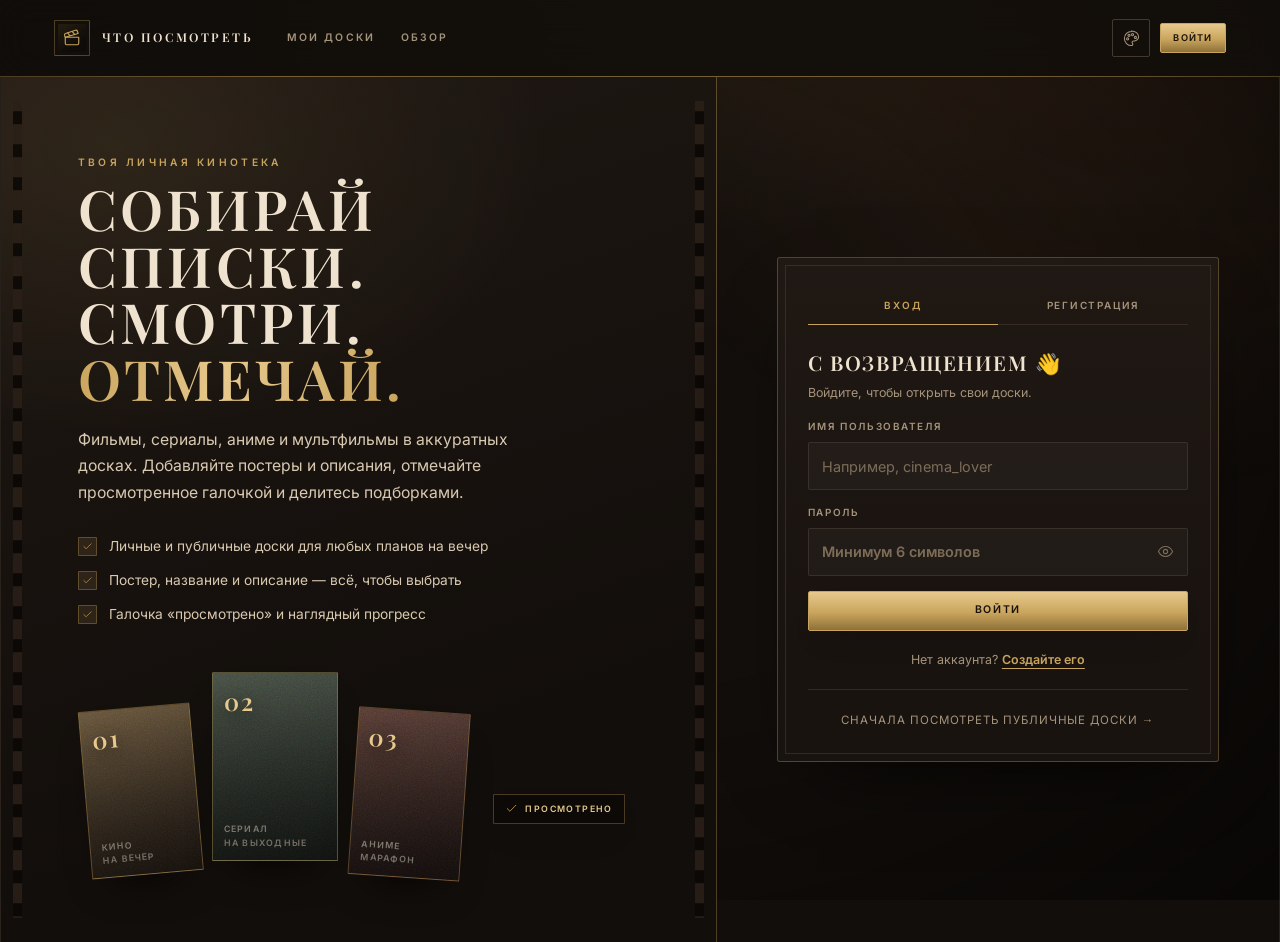
<file: index.html>
<!doctype html>
<html lang="ru">
<head>
  <meta charset="utf-8" />
  <meta name="viewport" content="width=device-width, initial-scale=1" />
  <meta name="theme-color" content="#08080d" />
  <title>Что посмотреть — заметки о фильмах, сериалах и аниме</title>
  <meta name="description" content="Личный список фильмов, сериалов, аниме и мультфильмов: создавайте доски, добавляйте постеры и описания, отмечайте просмотренное галочкой." />
  <link rel="icon" href="data:image/svg+xml,%3Csvg xmlns='http://www.w3.org/2000/svg' viewBox='0 0 100 100'%3E%3Crect width='100' height='100' rx='4' fill='%23120e0b'/%3E%3Crect x='6' y='6' width='88' height='88' rx='2' fill='none' stroke='%23c9a45c' stroke-width='2'/%3E%3Cpath d='M30 36h40v9H30zM30 52h40v9H30zM30 68h24v9H30z' fill='%23c9a45c'/%3E%3C/svg%3E" />
  <link rel="stylesheet" href="assets/fonts/fonts.css" />
  <link rel="stylesheet" href="styles.css" />
  <script>
    try {
      var savedTheme = localStorage.getItem('watchlist-theme');
      if (savedTheme) document.documentElement.dataset.theme = savedTheme;
    } catch (e) {}
  </script>
</head>
<body>
  <div class="bg-glow" aria-hidden="true"></div>
  <header id="topbar" class="topbar"></header>
  <main id="app" class="app">
    <div class="boot">Загрузка…</div>
  </main>
  <div id="modals"></div>
  <div id="toasts" class="toasts" role="status" aria-live="polite"></div>
  <script src="store.js"></script>
  <script src="app.js"></script>
</body>
</html>
</file>
<file: assets/fonts/fonts.css>
/* Локальные шрифты: Playfair Display, Inter (OFL) */

@font-face {
  font-family: 'Inter';
  font-style: normal;
  font-weight: 400 600;
  font-display: swap;
  src: url(Inter-cyrillic.woff2) format('woff2');
  unicode-range: U+0301, U+0400-045F, U+0490-0491, U+04B0-04B1, U+2116;
}

@font-face {
  font-family: 'Inter';
  font-style: normal;
  font-weight: 400 600;
  font-display: swap;
  src: url(Inter-latin.woff2) format('woff2');
  unicode-range: U+0000-00FF, U+0131, U+0152-0153, U+02BB-02BC, U+02C6, U+02DA, U+02DC, U+0304, U+0308, U+0329, U+2000-206F, U+20AC, U+2122, U+2191, U+2193, U+2212, U+2215, U+FEFF, U+FFFD;
}

@font-face {
  font-family: 'Playfair Display';
  font-style: normal;
  font-weight: 500 700;
  font-display: swap;
  src: url(PlayfairDisplay-cyrillic.woff2) format('woff2');
  unicode-range: U+0301, U+0400-045F, U+0490-0491, U+04B0-04B1, U+2116;
}

@font-face {
  font-family: 'Playfair Display';
  font-style: normal;
  font-weight: 500 700;
  font-display: swap;
  src: url(PlayfairDisplay-latin.woff2) format('woff2');
  unicode-range: U+0000-00FF, U+0131, U+0152-0153, U+02BB-02BC, U+02C6, U+02DA, U+02DC, U+0304, U+0308, U+0329, U+2000-206F, U+20AC, U+2122, U+2191, U+2193, U+2212, U+2215, U+FEFF, U+FFFD;
}
</file>
<file: styles.css>
/* =========================================================
   «Что посмотреть» — Cinematic Noir
   Тёмный шоколад, латунь, сепия и киноплёнка.
   ========================================================= */

/* ---------- темы ---------- */

:root {
  --font-sans: "Inter", "Helvetica Neue", Arial, sans-serif;
  --font-display: "Playfair Display", "Cormorant Garamond", Georgia,
    "Times New Roman", serif;

  --bg: #120e0b;
  --bg-deep: #0b0806;
  --panel: #191310;
  --panel-2: #1f1813;
  --card: #1c1511;
  --card-2: #241b15;
  --ink: #efe3cf;
  --ink-soft: #d9c9b0;
  --muted: #a5947c;
  --muted-2: #7d6d58;
  --gold: #c9a45c;
  --gold-strong: #e7c98d;
  --gold-dim: #8e713a;
  --gold-soft: rgba(201, 164, 92, 0.13);
  --gold-line: rgba(201, 164, 92, 0.32);
  --on-gold: #1a120a;
  --line: rgba(217, 196, 160, 0.12);
  --line-strong: rgba(217, 196, 160, 0.24);
  --ok: #9aa578;
  --ok-soft: rgba(154, 165, 120, 0.14);
  --danger: #c0705f;
  --danger-soft: rgba(192, 112, 95, 0.14);
  --glow: rgba(201, 164, 92, 0.1);
  --glow-2: rgba(120, 72, 38, 0.18);
  --vignette: rgba(0, 0, 0, 0.52);
  --shadow: 0 30px 80px -40px rgba(0, 0, 0, 0.95);
  --shadow-soft: 0 18px 50px -30px rgba(0, 0, 0, 0.85);
  --film-edge: #2b2018;
  --film-hole: #0a0705;
  --grain: 0.055;
  --poster-filter: sepia(0.3) saturate(0.74) contrast(1.05) brightness(0.98);
  --poster-filter-hover: sepia(0.1) saturate(0.94) contrast(1.03) brightness(1.05);
  --topbar-bg: rgba(18, 14, 11, 0.86);
  --input-bg: rgba(255, 255, 255, 0.03);
  --track: rgba(233, 214, 180, 0.12);
  --backdrop: rgba(6, 4, 3, 0.8);
  --radius: 2px;
  --radius-lg: 3px;
}

html[data-theme="graphite"] {
  --bg: #0f1012;
  --bg-deep: #08090a;
  --panel: #16171a;
  --panel-2: #1c1e22;
  --card: #191b1f;
  --card-2: #212328;
  --ink: #e9e7e1;
  --ink-soft: #cfccc4;
  --muted: #9a978f;
  --muted-2: #74716a;
  --gold: #c3bcae;
  --gold-strong: #e8e2d5;
  --gold-dim: #8a8478;
  --gold-soft: rgba(195, 188, 174, 0.11);
  --gold-line: rgba(195, 188, 174, 0.28);
  --on-gold: #151514;
  --line: rgba(230, 225, 214, 0.11);
  --line-strong: rgba(230, 225, 214, 0.22);
  --ok: #9aa692;
  --ok-soft: rgba(154, 166, 146, 0.13);
  --danger: #bd7768;
  --danger-soft: rgba(189, 119, 104, 0.13);
  --glow: rgba(195, 188, 174, 0.06);
  --glow-2: rgba(80, 84, 92, 0.16);
  --vignette: rgba(0, 0, 0, 0.5);
  --film-edge: #25272b;
  --film-hole: #0a0a0b;
  --poster-filter: sepia(0.06) saturate(0.4) contrast(1.04) brightness(0.96);
  --poster-filter-hover: sepia(0.02) saturate(0.72) brightness(1.04);
  --topbar-bg: rgba(15, 16, 18, 0.87);
  --track: rgba(230, 225, 214, 0.12);
  --backdrop: rgba(4, 4, 5, 0.8);
}

html[data-theme="ivory"] {
  color-scheme: light;
  --bg: #eee4d3;
  --bg-deep: #e4d7c2;
  --panel: #f5ecdd;
  --panel-2: #f9f2e6;
  --card: #fbf6ea;
  --card-2: #fffaf0;
  --ink: #2b2119;
  --ink-soft: #4a3a2b;
  --muted: #74624f;
  --muted-2: #94816c;
  --gold: #8c6826;
  --gold-strong: #6e4f18;
  --gold-dim: #a8813a;
  --gold-soft: rgba(140, 104, 38, 0.1);
  --gold-line: rgba(140, 104, 38, 0.3);
  --on-gold: #fdf7e9;
  --line: rgba(74, 58, 43, 0.16);
  --line-strong: rgba(74, 58, 43, 0.3);
  --ok: #5c6a3d;
  --ok-soft: rgba(92, 106, 61, 0.12);
  --danger: #8f3d32;
  --danger-soft: rgba(143, 61, 50, 0.1);
  --glow: rgba(140, 104, 38, 0.1);
  --glow-2: rgba(120, 90, 50, 0.12);
  --vignette: rgba(70, 50, 28, 0.16);
  --shadow: 0 30px 70px -34px rgba(60, 42, 24, 0.45);
  --shadow-soft: 0 16px 40px -26px rgba(60, 42, 24, 0.35);
  --film-edge: #d9c9ae;
  --film-hole: #6d5638;
  --grain: 0.05;
  --poster-filter: sepia(0.12) saturate(0.85) contrast(1.02) brightness(1.01);
  --poster-filter-hover: sepia(0.03) saturate(0.96) brightness(1.04);
  --topbar-bg: rgba(238, 228, 211, 0.88);
  --input-bg: rgba(255, 255, 255, 0.5);
  --track: rgba(74, 58, 43, 0.14);
  --backdrop: rgba(60, 42, 24, 0.45);
}

html[data-theme="burgundy"] {
  --bg: #150a0d;
  --bg-deep: #0c0507;
  --panel: #1d0f12;
  --panel-2: #241317;
  --card: #211014;
  --card-2: #2c181c;
  --ink: #f5e7dc;
  --ink-soft: #ddc7ba;
  --muted: #b3958d;
  --muted-2: #8a6c66;
  --gold: #d8a67f;
  --gold-strong: #f0c8a4;
  --gold-dim: #9a6c4d;
  --gold-soft: rgba(216, 166, 127, 0.12);
  --gold-line: rgba(216, 166, 127, 0.3);
  --on-gold: #20100a;
  --line: rgba(230, 199, 184, 0.12);
  --line-strong: rgba(230, 199, 184, 0.24);
  --ok: #a1a07a;
  --ok-soft: rgba(161, 160, 122, 0.14);
  --danger: #c97568;
  --danger-soft: rgba(201, 117, 104, 0.14);
  --glow: rgba(216, 166, 127, 0.09);
  --glow-2: rgba(110, 30, 38, 0.2);
  --vignette: rgba(0, 0, 0, 0.55);
  --film-edge: #301b1c;
  --film-hole: #0b0506;
  --poster-filter: sepia(0.28) saturate(0.76) contrast(1.04) brightness(0.97);
  --poster-filter-hover: sepia(0.1) saturate(0.93) brightness(1.04);
  --topbar-bg: rgba(21, 10, 13, 0.87);
  --track: rgba(230, 199, 184, 0.12);
  --backdrop: rgba(7, 3, 4, 0.8);
}

html[data-theme="forest"] {
  --bg: #0f120c;
  --bg-deep: #080a06;
  --panel: #161a12;
  --panel-2: #1c2117;
  --card: #191e14;
  --card-2: #212819;
  --ink: #ece9d8;
  --ink-soft: #d3d0bc;
  --muted: #a3a08a;
  --muted-2: #7d7a66;
  --gold: #c6a75e;
  --gold-strong: #e4c987;
  --gold-dim: #8b7439;
  --gold-soft: rgba(198, 167, 94, 0.12);
  --gold-line: rgba(198, 167, 94, 0.3);
  --on-gold: #161307;
  --line: rgba(223, 219, 193, 0.11);
  --line-strong: rgba(223, 219, 193, 0.22);
  --ok: #a9b585;
  --ok-soft: rgba(169, 181, 133, 0.14);
  --danger: #bd7b64;
  --danger-soft: rgba(189, 123, 100, 0.13);
  --glow: rgba(198, 167, 94, 0.08);
  --glow-2: rgba(58, 76, 40, 0.2);
  --vignette: rgba(0, 0, 0, 0.5);
  --film-edge: #272d1e;
  --film-hole: #090b07;
  --poster-filter: sepia(0.24) saturate(0.76) contrast(1.04) brightness(0.97);
  --poster-filter-hover: sepia(0.08) saturate(0.93) brightness(1.04);
  --topbar-bg: rgba(15, 18, 12, 0.87);
  --track: rgba(223, 219, 193, 0.12);
  --backdrop: rgba(5, 6, 3, 0.8);
}

html[data-theme="indigo"] {
  --bg: #0b0e15;
  --bg-deep: #06080d;
  --panel: #111624;
  --panel-2: #171e2c;
  --card: #141a26;
  --card-2: #1c2434;
  --ink: #e6e7ef;
  --ink-soft: #c9ccdb;
  --muted: #969bb1;
  --muted-2: #6f7489;
  --gold: #c99a6b;
  --gold-strong: #e9c09a;
  --gold-dim: #8e6c4a;
  --gold-soft: rgba(201, 154, 107, 0.12);
  --gold-line: rgba(201, 154, 107, 0.3);
  --on-gold: #1a1008;
  --line: rgba(198, 207, 231, 0.11);
  --line-strong: rgba(198, 207, 231, 0.22);
  --ok: #8fa9a3;
  --ok-soft: rgba(143, 169, 163, 0.14);
  --danger: #bd7b74;
  --danger-soft: rgba(189, 123, 116, 0.13);
  --glow: rgba(201, 154, 107, 0.08);
  --glow-2: rgba(40, 58, 100, 0.2);
  --vignette: rgba(0, 0, 0, 0.52);
  --film-edge: #222a3a;
  --film-hole: #07090e;
  --poster-filter: sepia(0.18) saturate(0.64) contrast(1.05) brightness(0.95);
  --poster-filter-hover: sepia(0.05) saturate(0.86) brightness(1.04);
  --topbar-bg: rgba(11, 14, 21, 0.87);
  --track: rgba(198, 207, 231, 0.12);
  --backdrop: rgba(4, 5, 8, 0.82);
}

/* ---------- база ---------- */

*,
*::before,
*::after {
  box-sizing: border-box;
}

html {
  -webkit-text-size-adjust: 100%;
  color-scheme: dark;
  scrollbar-color: var(--gold-dim) var(--bg-deep);
}

body {
  margin: 0;
  min-height: 100vh;
  background: var(--bg);
  color: var(--ink);
  font-family: var(--font-sans);
  font-size: 16px;
  line-height: 1.6;
  -webkit-font-smoothing: antialiased;
  -moz-osx-font-smoothing: grayscale;
  overflow-y: scroll;
}

body.modal-open {
  overflow: hidden;
}

/* зерно старой плёнки */
body::before {
  content: "";
  position: fixed;
  inset: 0;
  z-index: 0;
  pointer-events: none;
  opacity: var(--grain);
  background-image: url("data:image/svg+xml,%3Csvg xmlns='http://www.w3.org/2000/svg' width='220' height='220'%3E%3Cfilter id='n'%3E%3CfeTurbulence type='fractalNoise' baseFrequency='0.82' numOctaves='4' stitchTiles='stitch'/%3E%3CfeColorMatrix type='saturate' values='0'/%3E%3C/filter%3E%3Crect width='220' height='220' filter='url(%23n)' opacity='0.6'/%3E%3C/svg%3E");
  mix-blend-mode: overlay;
}

/* виньетка */
body::after {
  content: "";
  position: fixed;
  inset: 0;
  z-index: 0;
  pointer-events: none;
  background: radial-gradient(
    ellipse at 50% 42%,
    transparent 42%,
    var(--vignette) 100%
  );
}

.topbar,
.app {
  position: relative;
  z-index: 1;
}

h1,
h2,
h3,
h4 {
  margin: 0;
  font-family: var(--font-display);
  font-weight: 600;
  line-height: 1.12;
  color: var(--ink);
}

h1 {
  font-size: clamp(2rem, 1.2rem + 3vw, 3.35rem);
  text-transform: uppercase;
  letter-spacing: 0.06em;
}

h2 {
  font-size: clamp(1.35rem, 1.05rem + 1vw, 1.85rem);
  text-transform: uppercase;
  letter-spacing: 0.08em;
}

h3 {
  font-size: 1.12rem;
  letter-spacing: 0.01em;
}

p {
  margin: 0;
}

a {
  color: inherit;
  text-decoration: none;
}

button,
input,
textarea,
select {
  font: inherit;
  color: inherit;
}

button {
  cursor: pointer;
  background: none;
  border: 0;
  padding: 0;
}

img {
  display: block;
  max-width: 100%;
}

svg {
  display: block;
  flex: none;
}

::selection {
  background: var(--gold);
  color: var(--on-gold);
}

:focus-visible {
  outline: 1px solid var(--gold);
  outline-offset: 3px;
}

::-webkit-scrollbar {
  width: 10px;
  height: 10px;
}
::-webkit-scrollbar-track {
  background: var(--bg-deep);
}
::-webkit-scrollbar-thumb {
  background: var(--gold-dim);
  border: 2px solid var(--bg-deep);
}
::-webkit-scrollbar-thumb:hover {
  background: var(--gold);
}

/* ---------- фон ---------- */

.bg-glow {
  position: fixed;
  inset: 0;
  z-index: 0;
  pointer-events: none;
  background:
    radial-gradient(1000px 560px at 50% -12%, var(--glow), transparent 62%),
    radial-gradient(900px 700px at 88% 8%, var(--glow-2), transparent 60%),
    radial-gradient(800px 620px at 6% 92%, var(--glow-2), transparent 62%);
}

/* ---------- утилиты ---------- */

.container {
  width: 100%;
  max-width: 1220px;
  margin: 0 auto;
  padding: 0 24px;
}

.page {
  padding-top: 48px;
  padding-bottom: 100px;
  animation: rise 0.45s ease both;
}

.muted {
  color: var(--muted);
}
.small {
  font-size: 0.82rem;
}
.tiny {
  font-size: 0.72rem;
}
.hidden {
  display: none !important;
}

.grad-text {
  background: linear-gradient(
    100deg,
    var(--gold) 0%,
    var(--gold-strong) 45%,
    var(--gold) 100%
  );
  -webkit-background-clip: text;
  background-clip: text;
  color: transparent;
}

.eyebrow {
  font-size: 0.64rem;
  font-weight: 600;
  letter-spacing: 0.32em;
  text-transform: uppercase;
  color: var(--gold);
  margin-bottom: 10px;
}

.muted-link {
  color: var(--muted);
  transition: color 0.18s;
  font-size: 0.72rem;
  letter-spacing: 0.08em;
  text-transform: uppercase;
}

.muted-link:hover {
  color: var(--gold-strong);
}

.link {
  background: none;
  border: 0;
  padding: 0;
  color: var(--gold);
  font-weight: 600;
  text-decoration: underline;
  text-decoration-thickness: 1px;
  text-underline-offset: 4px;
}

.link:hover {
  color: var(--gold-strong);
}

.boot {
  padding: 140px 24px;
  text-align: center;
  color: var(--muted);
  font-size: 0.78rem;
  letter-spacing: 0.24em;
  text-transform: uppercase;
}

/* ---------- шапка ---------- */

.topbar {
  position: sticky;
  top: 0;
  z-index: 40;
  border-bottom: 1px solid var(--gold-line);
  background: var(--topbar-bg);
  -webkit-backdrop-filter: blur(16px) saturate(120%);
  backdrop-filter: blur(16px) saturate(120%);
}

.topbar::after {
  content: "";
  position: absolute;
  left: 0;
  right: 0;
  bottom: -1px;
  height: 1px;
  background: linear-gradient(
    90deg,
    transparent,
    var(--gold-line) 22%,
    var(--gold-line) 78%,
    transparent
  );
  pointer-events: none;
}

.topbar-inner {
  max-width: 1220px;
  margin: 0 auto;
  min-height: 76px;
  padding: 0 24px;
  display: flex;
  align-items: center;
  gap: 34px;
}

.brand {
  display: inline-flex;
  align-items: center;
  gap: 12px;
  white-space: nowrap;
}

.brand-mark {
  width: 36px;
  height: 36px;
  flex: none;
  display: grid;
  place-items: center;
  border: 1px solid var(--gold-line);
  border-radius: 1px;
  color: var(--gold);
  background: linear-gradient(
    145deg,
    var(--gold-soft),
    rgba(0, 0, 0, 0.12) 70%
  );
  box-shadow: inset 0 0 0 3px var(--bg);
  transition: color 0.2s, border-color 0.2s;
}

.brand:hover .brand-mark {
  color: var(--gold-strong);
  border-color: var(--gold);
}

.brand-mark svg {
  width: 18px;
  height: 18px;
}

.brand-text {
  font-family: var(--font-display);
  font-size: 0.76rem;
  font-weight: 600;
  text-transform: uppercase;
  letter-spacing: 0.2em;
  color: var(--ink);
}

.main-nav {
  display: flex;
  align-items: center;
  gap: 26px;
  flex: 1;
}

.nav-link {
  position: relative;
  padding: 6px 0;
  color: var(--muted);
  font-size: 0.65rem;
  font-weight: 600;
  text-transform: uppercase;
  letter-spacing: 0.2em;
  transition: color 0.18s;
}

.nav-link::after {
  content: "";
  position: absolute;
  left: 0;
  right: 0;
  bottom: 0;
  height: 1px;
  background: var(--gold);
  transform: scaleX(0);
  transform-origin: left;
  transition: transform 0.22s ease;
}

.nav-link:hover {
  color: var(--ink);
}

.nav-link:hover::after,
.nav-link.active::after {
  transform: scaleX(1);
}

.nav-link.active {
  color: var(--gold-strong);
}

.topbar-user {
  display: flex;
  align-items: center;
  gap: 10px;
  margin-left: auto;
}

.theme-btn {
  width: 38px;
  height: 38px;
  flex: none;
  display: grid;
  place-items: center;
  border: 1px solid var(--line-strong);
  border-radius: var(--radius);
  color: var(--muted);
  background: transparent;
  transition: color 0.18s, border-color 0.18s, background 0.18s;
}

.theme-btn:hover {
  color: var(--gold);
  border-color: var(--gold-line);
  background: var(--gold-soft);
}

.theme-btn svg {
  width: 17px;
  height: 17px;
}

.user-chip {
  display: inline-flex;
  align-items: center;
  gap: 9px;
  padding: 4px 12px 4px 4px;
  border-radius: var(--radius);
  border: 1px solid var(--line);
  background: transparent;
  max-width: 220px;
  transition: border-color 0.18s;
}

.user-chip:hover {
  border-color: var(--gold-line);
}

.user-chip .user-name {
  font-size: 0.73rem;
  font-weight: 500;
  letter-spacing: 0.04em;
  overflow: hidden;
  text-overflow: ellipsis;
  white-space: nowrap;
}

.avatar {
  width: 28px;
  height: 28px;
  flex: none;
  display: grid;
  place-items: center;
  border-radius: 1px;
  border: 1px solid var(--gold-line);
  font-family: var(--font-sans);
  font-size: 0.64rem;
  font-weight: 600;
  letter-spacing: 0.05em;
  color: var(--on-gold);
  background: linear-gradient(150deg, var(--gold-strong), var(--gold-dim));
  text-transform: uppercase;
}

.avatar.lg {
  width: 44px;
  height: 44px;
  font-size: 0.85rem;
}

/* ---------- кнопки ---------- */

.btn {
  display: inline-flex;
  align-items: center;
  justify-content: center;
  gap: 8px;
  border: 1px solid transparent;
  border-radius: var(--radius);
  padding: 0.78rem 1.15rem;
  font-family: var(--font-sans);
  font-size: 0.66rem;
  font-weight: 600;
  text-transform: uppercase;
  letter-spacing: 0.15em;
  line-height: 1.2;
  color: var(--ink);
  background: none;
  white-space: nowrap;
  transition: color 0.18s, border-color 0.18s, background 0.18s,
    transform 0.18s, box-shadow 0.18s, filter 0.18s;
}

.btn svg {
  width: 16px;
  height: 16px;
}

.btn:active {
  transform: translateY(1px);
}

.btn:disabled {
  opacity: 0.55;
  cursor: default;
  transform: none;
}

.btn-primary {
  color: var(--on-gold);
  border-color: var(--gold);
  background: linear-gradient(180deg, var(--gold-strong), var(--gold) 55%, var(--gold-dim));
  box-shadow: 0 14px 30px -18px rgba(0, 0, 0, 0.9);
}

.btn-primary:hover:not(:disabled) {
  filter: brightness(1.06);
  box-shadow: 0 16px 34px -16px var(--gold-line);
  transform: translateY(-1px);
}

.btn-ghost {
  border-color: var(--line-strong);
  background: transparent;
  color: var(--ink-soft);
}

.btn-ghost:hover:not(:disabled) {
  color: var(--gold);
  border-color: var(--gold-line);
  background: var(--gold-soft);
}

.btn-danger {
  border-color: var(--danger-soft);
  background: transparent;
  color: var(--danger);
}

.btn-danger:hover:not(:disabled) {
  background: var(--danger-soft);
  border-color: var(--danger);
}

.btn-sm {
  padding: 0.5rem 0.78rem;
  font-size: 0.58rem;
  letter-spacing: 0.13em;
}

.btn-sm svg {
  width: 14px;
  height: 14px;
}

.btn-icon {
  width: 42px;
  height: 42px;
  padding: 0;
}

.btn-block {
  width: 100%;
}

/* ---------- поля ---------- */

.field {
  display: flex;
  flex-direction: column;
  gap: 7px;
  min-width: 0;
}

.field > span {
  font-size: 0.62rem;
  font-weight: 600;
  color: var(--muted);
  text-transform: uppercase;
  letter-spacing: 0.16em;
}

.field > span em {
  font-style: normal;
  font-weight: 400;
  color: var(--muted-2);
  letter-spacing: 0.08em;
  text-transform: none;
}

.field input,
.field textarea,
.field select {
  width: 100%;
  background: var(--input-bg);
  border: 1px solid var(--line);
  border-radius: var(--radius);
  padding: 0.72rem 0.85rem;
  font-size: 0.9rem;
  color: var(--ink);
  outline: none;
  transition: border-color 0.18s, background 0.18s, box-shadow 0.18s;
}

.field textarea {
  resize: vertical;
  min-height: 86px;
  line-height: 1.55;
}

.field input::placeholder,
.field textarea::placeholder {
  color: var(--muted-2);
}

.field input:focus,
.field textarea:focus,
.field select:focus {
  border-color: var(--gold-line);
  box-shadow: 0 0 0 1px var(--gold-line);
  background: var(--panel-2);
}

.field select {
  appearance: none;
  -webkit-appearance: none;
  cursor: pointer;
  background-image: linear-gradient(45deg, transparent 50%, var(--muted) 50%),
    linear-gradient(135deg, var(--muted) 50%, transparent 50%);
  background-position: calc(100% - 18px) 50%, calc(100% - 13px) 50%;
  background-size: 5px 5px, 5px 5px;
  background-repeat: no-repeat;
  padding-right: 32px;
}

.field select option {
  background: var(--panel);
  color: var(--ink);
}

.field-row {
  display: grid;
  grid-template-columns: 1fr 1fr;
  gap: 14px;
}

.form-error {
  margin: 0;
  padding: 10px 12px;
  border: 1px solid var(--danger-soft);
  border-left: 2px solid var(--danger);
  background: var(--danger-soft);
  color: var(--danger);
  font-size: 0.78rem;
  line-height: 1.5;
}

.switch-row {
  display: flex;
  align-items: flex-start;
  gap: 12px;
  padding: 12px 0;
  cursor: pointer;
}

.switch {
  position: relative;
  width: 44px;
  height: 24px;
  flex: none;
  margin-top: 1px;
}

.switch input {
  position: absolute;
  inset: 0;
  width: 100%;
  height: 100%;
  opacity: 0;
  margin: 0;
  z-index: 2;
  cursor: pointer;
}

.switch .slider {
  position: absolute;
  inset: 0;
  border: 1px solid var(--line-strong);
  border-radius: 1px;
  background: transparent;
  transition: background 0.18s, border-color 0.18s;
}

.switch .slider::after {
  content: "";
  position: absolute;
  width: 14px;
  height: 14px;
  left: 4px;
  top: 4px;
  background: var(--muted);
  border-radius: 1px;
  transition: transform 0.18s, background 0.18s;
}

.switch input:checked + .slider {
  border-color: var(--gold);
  background: var(--gold-soft);
}

.switch input:checked + .slider::after {
  transform: translateX(20px);
  background: var(--gold);
}

.switch input:focus-visible + .slider {
  outline: 1px solid var(--gold);
  outline-offset: 3px;
}

.switch-row strong {
  display: block;
  font-size: 0.66rem;
  font-weight: 600;
  text-transform: uppercase;
  letter-spacing: 0.14em;
  color: var(--ink);
}

.switch-row small {
  display: block;
  margin-top: 4px;
  color: var(--muted);
  font-size: 0.76rem;
  line-height: 1.5;
}

/* ---------- вход / регистрация ---------- */

.app--auth {
  display: block;
}

.auth-shell {
  width: 100%;
  max-width: 1280px;
  margin: 0 auto;
  min-height: calc(100vh - 77px);
  display: grid;
  grid-template-columns: 1.12fr 0.88fr;
  border-left: 1px solid var(--line);
  border-right: 1px solid var(--line);
}

.auth-hero {
  position: relative;
  display: flex;
  align-items: center;
  padding: clamp(52px, 6vw, 88px) clamp(42px, 6vw, 88px);
  border-right: 1px solid var(--gold-line);
  background:
    radial-gradient(720px 480px at 16% 8%, var(--glow), transparent 60%),
    linear-gradient(160deg, var(--panel-2), var(--bg) 74%);
  overflow: hidden;
}

/* перфорация киноплёнки по краям кадра */
.auth-hero::before,
.auth-hero::after {
  content: "";
  position: absolute;
  top: 24px;
  bottom: 24px;
  width: 9px;
  background-color: var(--film-edge);
  background-image: repeating-linear-gradient(
    180deg,
    transparent 0 10px,
    var(--film-hole) 10px 23px,
    transparent 23px 33px
  );
  background-size: 9px 100%;
  background-position: center;
  background-repeat: repeat-y;
  opacity: 0.85;
  pointer-events: none;
}

.auth-hero::before {
  left: 12px;
}

.auth-hero::after {
  right: 12px;
}

.auth-hero-inner {
  position: relative;
  z-index: 1;
  max-width: 570px;
  animation: rise 0.5s ease both;
}

.auth-hero h1 {
  font-size: clamp(2.15rem, 1.15rem + 2.9vw, 3.6rem);
  line-height: 1.02;
  margin-bottom: 20px;
}

.auth-hero .lead {
  color: var(--ink-soft);
  font-size: 0.98rem;
  line-height: 1.7;
  max-width: 480px;
}

.hero-list {
  list-style: none;
  padding: 0;
  margin: 28px 0 0;
  display: grid;
  gap: 12px;
}

.hero-list li {
  display: flex;
  gap: 12px;
  align-items: flex-start;
  font-size: 0.86rem;
  color: var(--ink-soft);
}

.hero-list .tick {
  width: 19px;
  height: 19px;
  flex: none;
  margin-top: 2px;
  display: grid;
  place-items: center;
  border: 1px solid var(--gold-line);
  border-radius: 1px;
  color: var(--gold);
  background: var(--gold-soft);
}

.hero-list .tick svg {
  width: 11px;
  height: 11px;
}

.hero-posters {
  display: flex;
  align-items: flex-end;
  gap: 16px;
  margin-top: 52px;
  padding-left: 6px;
}

.mini-poster {
  position: relative;
  width: 112px;
  aspect-ratio: 2 / 3;
  border: 1px solid var(--gold-line);
  border-radius: 1px;
  box-shadow: 0 22px 44px -24px #000;
  display: flex;
  flex-direction: column;
  justify-content: flex-end;
  padding: 11px;
  font-size: 0.55rem;
  font-weight: 600;
  line-height: 1.5;
  text-transform: uppercase;
  letter-spacing: 0.14em;
  color: #efe3cf;
  overflow: hidden;
}

.mini-poster::after {
  content: "";
  position: absolute;
  inset: 0;
  background:
    linear-gradient(180deg, rgba(0, 0, 0, 0.05), rgba(0, 0, 0, 0.55)),
    url("data:image/svg+xml,%3Csvg xmlns='http://www.w3.org/2000/svg' width='120' height='120'%3E%3Cfilter id='n'%3E%3CfeTurbulence type='fractalNoise' baseFrequency='0.9' numOctaves='3' stitchTiles='stitch'/%3E%3C/filter%3E%3Crect width='120' height='120' filter='url(%23n)' opacity='0.18'/%3E%3C/svg%3E");
  pointer-events: none;
}

.mini-poster span {
  position: absolute;
  top: 10px;
  left: 11px;
  z-index: 1;
  font-family: var(--font-display);
  font-size: 1.5rem;
  font-weight: 600;
  letter-spacing: 0.08em;
  color: var(--gold-strong);
  text-shadow: 0 4px 16px rgba(0, 0, 0, 0.6);
}

.mini-poster:nth-child(1) {
  transform: rotate(-5deg) translateY(9px);
  background: linear-gradient(160deg, #6b5638, #2a1d12);
}

.mini-poster:nth-child(2) {
  width: 126px;
  transform: translateY(-5px);
  background: linear-gradient(160deg, #465043, #1a211a);
}

.mini-poster:nth-child(3) {
  transform: rotate(4deg) translateY(12px);
  background: linear-gradient(160deg, #5a3a30, #211310);
}

.mini-check {
  position: absolute;
  right: 14px;
  bottom: 42px;
  display: flex;
  align-items: center;
  gap: 7px;
  padding: 7px 11px;
  border: 1px solid var(--gold-line);
  border-radius: 1px;
  background: rgba(12, 9, 6, 0.86);
  color: var(--gold-strong);
  font-size: 0.55rem;
  font-weight: 600;
  text-transform: uppercase;
  letter-spacing: 0.16em;
  box-shadow: 0 14px 30px -14px #000;
  -webkit-backdrop-filter: blur(8px);
  backdrop-filter: blur(8px);
}

.mini-check svg {
  width: 13px;
  height: 13px;
  color: var(--gold);
}

.auth-panel {
  display: flex;
  align-items: center;
  justify-content: center;
  padding: 52px clamp(20px, 4vw, 58px);
}

.auth-card {
  position: relative;
  width: min(442px, 100%);
  padding: 30px;
  border: 1px solid var(--gold-line);
  border-radius: var(--radius-lg);
  background: linear-gradient(180deg, var(--panel-2), var(--panel) 78%);
  box-shadow: var(--shadow);
  animation: rise 0.5s 0.06s ease both;
}

.auth-card::before {
  content: "";
  position: absolute;
  inset: 7px;
  border: 1px solid var(--line);
  pointer-events: none;
}

.tabs {
  display: grid;
  grid-template-columns: 1fr 1fr;
  border-bottom: 1px solid var(--line);
  margin-bottom: 26px;
}

.tab {
  padding: 10px 8px;
  border: 0;
  border-bottom: 1px solid transparent;
  margin-bottom: -1px;
  background: none;
  color: var(--muted);
  font-family: var(--font-sans);
  font-size: 0.62rem;
  font-weight: 600;
  text-transform: uppercase;
  letter-spacing: 0.18em;
  transition: color 0.18s, border-color 0.18s;
}

.tab:hover {
  color: var(--ink);
}

.tab.active {
  color: var(--gold);
  border-bottom-color: var(--gold);
}

.auth-form {
  display: grid;
  gap: 15px;
}

.auth-form h2 {
  font-size: 1.28rem;
  line-height: 1.2;
}

.auth-form > .muted {
  font-size: 0.78rem;
  line-height: 1.55;
  margin-top: -8px;
  margin-bottom: 2px;
}

.password-wrap {
  position: relative;
  display: flex;
}

.password-wrap input {
  padding-right: 46px;
}

.eye-btn {
  position: absolute;
  right: 5px;
  top: 50%;
  transform: translateY(-50%);
  width: 34px;
  height: 34px;
  display: grid;
  place-items: center;
  border: 0;
  background: none;
  color: var(--muted-2);
  transition: color 0.18s;
}

.eye-btn:hover {
  color: var(--gold);
}

.eye-btn svg {
  width: 17px;
  height: 17px;
}

.auth-hint {
  margin-top: 4px;
  color: var(--muted);
  font-size: 0.78rem;
  text-align: center;
}

.auth-explore {
  margin-top: 4px;
  padding-top: 16px;
  border-top: 1px solid var(--line);
  text-align: center;
}

/* ---------- главная ---------- */

.page-head {
  display: flex;
  align-items: flex-end;
  justify-content: space-between;
  gap: 24px;
  flex-wrap: wrap;
  margin-bottom: 34px;
}

.page-head h1 {
  margin-bottom: 6px;
}

.page-head .muted {
  font-size: 0.88rem;
  max-width: 560px;
}

.page-actions {
  display: flex;
  gap: 10px;
  flex-wrap: wrap;
}

.stats-row {
  display: grid;
  grid-template-columns: repeat(3, 1fr);
  gap: 1px;
  margin-bottom: 40px;
  background: var(--line);
  border: 1px solid var(--line);
}

.stat-card {
  position: relative;
  display: flex;
  flex-direction: column;
  gap: 5px;
  padding: 20px 22px;
  background: var(--panel);
}

.stat-card::after {
  content: "";
  position: absolute;
  left: 0;
  top: 14px;
  bottom: 14px;
  width: 1px;
  background: var(--gold-dim);
  opacity: 0.7;
}

.stat-card:first-child::after {
  display: none;
}

.stat-value {
  font-family: var(--font-display);
  font-size: 2.35rem;
  font-weight: 600;
  line-height: 1;
  color: var(--gold-strong);
}

.stat-label {
  font-size: 0.6rem;
  font-weight: 500;
  text-transform: uppercase;
  letter-spacing: 0.2em;
  color: var(--muted);
}

.section-head {
  display: flex;
  align-items: baseline;
  justify-content: space-between;
  gap: 16px;
  padding-bottom: 12px;
  margin-bottom: 20px;
  border-bottom: 1px solid var(--line);
}

.section-head h2 {
  font-size: 1.02rem;
  letter-spacing: 0.12em;
}

.section-head .muted {
  font-size: 0.62rem;
  text-transform: uppercase;
  letter-spacing: 0.16em;
  color: var(--muted-2);
}

/* ---------- доски ---------- */

.boards-grid {
  display: grid;
  grid-template-columns: repeat(auto-fill, minmax(276px, 1fr));
  gap: 24px 22px;
}

.board-card {
  display: flex;
  flex-direction: column;
  border: 1px solid var(--line);
  border-radius: var(--radius-lg);
  background: var(--card);
  overflow: hidden;
  transition: border-color 0.22s, transform 0.22s, box-shadow 0.22s;
}

.board-card:hover {
  border-color: var(--gold-line);
  transform: translateY(-3px);
  box-shadow: var(--shadow-soft);
}

.board-card:focus-visible {
  outline: 1px solid var(--gold);
  outline-offset: 3px;
}

.board-cover {
  position: relative;
  aspect-ratio: 16 / 9;
  background: var(--panel-2);
  display: grid;
  gap: 2px;
  overflow: hidden;
}

/* перфорация на обложке */
.board-cover::before,
.board-cover::after {
  content: "";
  position: absolute;
  left: 0;
  right: 0;
  height: 12px;
  z-index: 3;
  background-color: var(--film-edge);
  background-image: repeating-linear-gradient(
    90deg,
    transparent 0 9px,
    var(--film-hole) 9px 20px,
    transparent 20px 29px
  );
  background-size: 100% 7px;
  background-position: center;
  background-repeat: repeat-x;
  opacity: 0.92;
  pointer-events: none;
}

.board-cover::before {
  top: 0;
}

.board-cover::after {
  bottom: 0;
}

.cover-cell {
  position: relative;
  min-width: 0;
  overflow: hidden;
  background: var(--panel-2);
}

.cover-cell::after {
  content: "";
  position: absolute;
  inset: 0;
  background: linear-gradient(180deg, rgba(0, 0, 0, 0.06) 35%, rgba(0, 0, 0, 0.5));
  pointer-events: none;
}

.cover-cell img {
  position: absolute;
  inset: 0;
  width: 100%;
  height: 100%;
  object-fit: cover;
  filter: var(--poster-filter);
  transition: transform 0.5s ease, filter 0.35s ease;
}

.board-card:hover .cover-cell img {
  transform: scale(1.04);
  filter: var(--poster-filter-hover);
}

.board-cover.empty {
  display: flex;
  align-items: center;
  justify-content: center;
  color: var(--gold);
  background: linear-gradient(160deg, var(--card-2), var(--bg-deep));
}

.board-cover.empty svg {
  width: 44px;
  height: 44px;
  opacity: 0.55;
}

.privacy-badge {
  position: absolute;
  top: 17px;
  right: 10px;
  z-index: 4;
  display: inline-flex;
  align-items: center;
  gap: 5px;
  padding: 4px 8px;
  border-radius: 1px;
  font-size: 0.52rem;
  font-weight: 600;
  text-transform: uppercase;
  letter-spacing: 0.14em;
  color: #efe3cf;
  background: rgba(10, 7, 5, 0.74);
  border: 1px solid rgba(239, 227, 207, 0.2);
  -webkit-backdrop-filter: blur(8px);
  backdrop-filter: blur(8px);
}

.privacy-badge svg {
  width: 10px;
  height: 10px;
  color: var(--gold);
}

.board-body {
  padding: 16px 18px 18px;
}

.board-body h3 {
  font-size: 1.06rem;
  margin-bottom: 5px;
  overflow: hidden;
  text-overflow: ellipsis;
  white-space: nowrap;
}

.board-body .muted {
  font-size: 0.58rem;
  text-transform: uppercase;
  letter-spacing: 0.14em;
  color: var(--muted-2);
  margin-bottom: 12px;
  white-space: nowrap;
  overflow: hidden;
  text-overflow: ellipsis;
}

.progress {
  position: relative;
  height: 3px;
  background: var(--track);
  overflow: hidden;
}

.progress > span {
  display: block;
  height: 100%;
  background: linear-gradient(90deg, var(--gold-dim), var(--gold-strong));
  box-shadow: 0 0 12px var(--gold-line);
  transition: width 0.5s cubic-bezier(0.22, 1, 0.36, 1);
}

.progress::after {
  content: "";
  position: absolute;
  inset: 0;
  background-image: repeating-linear-gradient(
    90deg,
    transparent 0 6px,
    var(--card) 6px 7px
  );
  opacity: 0.55;
  pointer-events: none;
}

.progress.big {
  height: 6px;
}

.progress.big::after {
  background-image: repeating-linear-gradient(
    90deg,
    transparent 0 9px,
    var(--panel) 9px 10px
  );
}

/* ---------- пустые состояния ---------- */

.empty-state {
  grid-column: 1 / -1;
  position: relative;
  text-align: center;
  padding: 62px 24px;
  border: 1px solid var(--line-strong);
  border-radius: var(--radius-lg);
  background: linear-gradient(180deg, var(--panel), var(--card) 80%);
}

.empty-state::before {
  content: "";
  position: absolute;
  inset: 8px;
  border: 1px solid var(--line);
  pointer-events: none;
}

.empty-icon {
  width: 58px;
  height: 58px;
  margin: 0 auto 18px;
  display: grid;
  place-items: center;
  border: 1px solid var(--gold-line);
  border-radius: 1px;
  color: var(--gold);
  background: var(--gold-soft);
}

.empty-icon svg {
  width: 25px;
  height: 25px;
}

.empty-state h3 {
  font-size: 1.25rem;
  margin-bottom: 8px;
}

.empty-state p {
  color: var(--muted);
  font-size: 0.86rem;
  line-height: 1.6;
  max-width: 430px;
  margin: 0 auto 20px;
}

/* ---------- страница доски ---------- */

.back-link {
  display: inline-flex;
  align-items: center;
  gap: 8px;
  margin-bottom: 18px;
  color: var(--muted);
  font-size: 0.6rem;
  font-weight: 600;
  text-transform: uppercase;
  letter-spacing: 0.2em;
  transition: color 0.18s, transform 0.18s;
}

.back-link:hover {
  color: var(--gold);
  transform: translateX(-2px);
}

.back-link svg {
  width: 14px;
  height: 14px;
}

.board-hero {
  position: relative;
  overflow: hidden;
  margin-bottom: 28px;
  padding: clamp(34px, 4vw, 48px) clamp(24px, 3vw, 38px);
  border: 1px solid var(--gold-line);
  border-radius: var(--radius-lg);
  background:
    radial-gradient(560px 340px at 88% -10%, var(--gold-soft), transparent 65%),
    linear-gradient(150deg, var(--panel-2), var(--panel) 55%, var(--card));
  box-shadow: inset 3px 0 0 var(--gold-dim), var(--shadow-soft);
}

/* перфорация сверху и снизу */
.board-hero::before,
.board-hero::after {
  content: "";
  position: absolute;
  left: 18px;
  right: 18px;
  height: 9px;
  background-color: var(--film-edge);
  background-image: repeating-linear-gradient(
    90deg,
    transparent 0 9px,
    var(--film-hole) 9px 19px,
    transparent 19px 28px
  );
  background-size: 100% 5px;
  background-position: center;
  background-repeat: repeat-x;
  opacity: 0.85;
  pointer-events: none;
}

.board-hero::before {
  top: 12px;
}

.board-hero::after {
  bottom: 12px;
}

.board-hero-row {
  position: relative;
  z-index: 1;
  display: flex;
  flex-wrap: wrap;
  align-items: flex-start;
  justify-content: space-between;
  gap: 26px;
}

.board-hero .badges {
  display: flex;
  flex-wrap: wrap;
  gap: 8px;
  margin-bottom: 14px;
}

.badge {
  display: inline-flex;
  align-items: center;
  gap: 6px;
  padding: 4px 9px;
  border: 1px solid var(--line);
  border-radius: 1px;
  font-size: 0.54rem;
  font-weight: 600;
  text-transform: uppercase;
  letter-spacing: 0.16em;
  color: var(--muted);
  background: rgba(0, 0, 0, 0.12);
}

.badge svg {
  width: 11px;
  height: 11px;
  color: var(--gold);
}

.badge.owner {
  color: var(--gold-strong);
  border-color: var(--gold-line);
  background: var(--gold-soft);
}

.badge.owner .avatar {
  width: 17px;
  height: 17px;
  font-size: 0.5rem;
}

.board-hero h1 {
  margin-bottom: 10px;
  word-break: break-word;
  font-size: clamp(1.85rem, 1.2rem + 2vw, 2.9rem);
}

.board-hero .lead {
  max-width: 640px;
  margin-bottom: 20px;
  color: var(--ink-soft);
  font-size: 0.93rem;
  line-height: 1.65;
  white-space: pre-wrap;
  word-break: break-word;
}

.board-stats {
  display: flex;
  align-items: center;
  gap: 14px;
  max-width: 500px;
}

.board-stats .stat-inline {
  font-size: 0.58rem;
  text-transform: uppercase;
  letter-spacing: 0.14em;
  color: var(--muted);
  white-space: nowrap;
}

.board-stats .stat-inline strong {
  font-family: var(--font-display);
  font-size: 0.95rem;
  font-weight: 600;
  color: var(--gold-strong);
  letter-spacing: 0.04em;
}

.board-stats .progress {
  flex: 1;
  min-width: 90px;
}

.board-stats .stat-pct {
  width: 42px;
  text-align: right;
  font-family: var(--font-display);
  font-size: 0.95rem;
  font-weight: 600;
  color: var(--gold);
}

.board-actions {
  display: flex;
  flex-wrap: wrap;
  align-items: center;
  gap: 9px;
}

.board-actions .btn-icon {
  width: 42px;
  height: 42px;
}

/* ---------- панель инструментов ---------- */

.toolbar {
  display: flex;
  flex-wrap: wrap;
  align-items: center;
  gap: 10px;
  padding: 10px;
  margin-bottom: 24px;
  border: 1px solid var(--line);
  border-radius: var(--radius);
  background: var(--panel);
}

.search-wrap {
  position: relative;
  display: flex;
  align-items: center;
  gap: 9px;
  flex: 1;
  min-width: 190px;
  height: 40px;
  padding: 0 12px;
  border: 1px solid var(--line);
  border-radius: var(--radius);
  background: var(--input-bg);
  transition: border-color 0.18s, box-shadow 0.18s;
}

.search-wrap:focus-within {
  border-color: var(--gold-line);
  box-shadow: 0 0 0 1px var(--gold-line);
}

.search-wrap svg {
  width: 16px;
  height: 16px;
  color: var(--muted-2);
}

.search-wrap input {
  flex: 1;
  min-width: 0;
  border: 0;
  outline: none;
  background: none;
  font-size: 0.84rem;
  color: var(--ink);
}

.search-wrap input::placeholder {
  color: var(--muted-2);
}

.segmented {
  display: flex;
  gap: 2px;
  padding: 3px;
  border: 1px solid var(--line);
  border-radius: var(--radius);
  max-width: 100%;
  overflow-x: auto;
  scrollbar-width: none;
}

.segmented::-webkit-scrollbar {
  display: none;
}

.seg {
  display: inline-flex;
  align-items: center;
  gap: 6px;
  padding: 7px 10px;
  border: 1px solid transparent;
  border-radius: 1px;
  color: var(--muted);
  font-size: 0.58rem;
  font-weight: 600;
  text-transform: uppercase;
  letter-spacing: 0.12em;
  white-space: nowrap;
  transition: color 0.18s, background 0.18s, border-color 0.18s;
}

.seg span {
  font-size: 0.58rem;
  color: var(--gold-dim);
}

.seg:hover {
  color: var(--ink);
}

.seg.active {
  color: var(--gold-strong);
  background: var(--gold-soft);
  border-color: var(--gold-line);
}

.select {
  height: 40px;
  border: 1px solid var(--line);
  border-radius: var(--radius);
  background-color: var(--input-bg);
  padding: 0 32px 0 11px;
  font-size: 0.66rem;
  font-weight: 500;
  letter-spacing: 0.06em;
  color: var(--ink-soft);
  outline: none;
  cursor: pointer;
  appearance: none;
  -webkit-appearance: none;
  background-image: linear-gradient(45deg, transparent 50%, var(--muted) 50%),
    linear-gradient(135deg, var(--muted) 50%, transparent 50%);
  background-position: calc(100% - 17px) 50%, calc(100% - 12px) 50%;
  background-size: 5px 5px, 5px 5px;
  background-repeat: no-repeat;
}

.select:focus {
  border-color: var(--gold-line);
}

.select option {
  background: var(--panel);
  color: var(--ink);
}

/* ---------- карточки тайтлов ---------- */

.items-grid {
  display: grid;
  grid-template-columns: repeat(auto-fill, minmax(184px, 1fr));
  gap: 28px 20px;
}

.items-grid.count-1 {
  grid-template-columns: repeat(auto-fill, minmax(230px, 260px));
}

.item-card {
  cursor: pointer;
  animation: rise 0.35s ease both;
}

.item-poster {
  position: relative;
  aspect-ratio: 2 / 3;
  overflow: hidden;
  border: 1px solid var(--gold-dim);
  border-radius: 1px;
  background: var(--panel-2);
  box-shadow: 0 20px 44px -30px #000;
  transition: border-color 0.22s, box-shadow 0.22s, transform 0.22s;
}

/* внутренняя рамка постера */
.item-poster::after {
  content: "";
  position: absolute;
  inset: 5px;
  z-index: 2;
  border: 1px solid rgba(239, 227, 207, 0.18);
  pointer-events: none;
}

.item-card:hover .item-poster,
.item-card:focus-visible .item-poster {
  border-color: var(--gold-strong);
  box-shadow: 0 26px 54px -28px rgba(0, 0, 0, 0.95),
    0 0 0 1px var(--gold-line), 0 0 28px -8px var(--gold-line);
  transform: translateY(-4px);
}

.item-poster img,
.detail-poster img {
  position: absolute;
  inset: 0;
  width: 100%;
  height: 100%;
  object-fit: cover;
  filter: var(--poster-filter);
  transition: opacity 0.3s, filter 0.35s, transform 0.5s;
}

.item-card:hover .item-poster img {
  filter: var(--poster-filter-hover);
  transform: scale(1.03);
}

.poster-fallback {
  position: absolute;
  inset: 0;
  display: flex;
  align-items: center;
  justify-content: center;
  font-family: var(--font-display);
  font-size: 2.7rem;
  font-weight: 600;
  letter-spacing: 0.06em;
  color: rgba(239, 227, 207, 0.86);
  text-shadow: 0 8px 28px rgba(0, 0, 0, 0.5);
  background: var(--panel-3, #2a211a);
}

.poster-fallback::after {
  content: "";
  position: absolute;
  inset: 0;
  background: radial-gradient(
    120% 90% at 50% 30%,
    transparent 30%,
    rgba(0, 0, 0, 0.42)
  );
}

.poster-fallback svg {
  width: 30%;
  height: 30%;
  opacity: 0.5;
  color: var(--gold-strong);
}

/* если у тайтла есть постер, подложка с инициалами не нужна */
.item-poster.has-image .poster-fallback,
.detail-poster.has-image .poster-fallback {
  display: none;
}

.item-card.is-watched .item-poster img,
.item-card.is-watched .poster-fallback {
  opacity: 0.74;
  filter: grayscale(0.6) sepia(0.2) brightness(0.86);
}

.item-card.is-watched .item-title {
  color: var(--muted);
}

.check-btn {
  position: absolute;
  top: 10px;
  right: 10px;
  z-index: 4;
  width: 34px;
  height: 34px;
  display: grid;
  place-items: center;
  border: 1px solid var(--gold-line);
  border-radius: 1px;
  background: rgba(10, 7, 5, 0.68);
  color: var(--gold-strong);
  -webkit-backdrop-filter: blur(6px);
  backdrop-filter: blur(6px);
  transition: background 0.18s, border-color 0.18s, color 0.18s,
    transform 0.18s;
}

.check-btn svg {
  width: 16px;
  height: 16px;
  opacity: 0.45;
  transform: scale(0.88);
  transition: opacity 0.18s, transform 0.18s;
}

.check-btn:hover {
  border-color: var(--gold);
  background: var(--gold-soft);
  transform: scale(1.06);
}

.check-btn.on {
  background: linear-gradient(180deg, var(--gold-strong), var(--gold));
  border-color: var(--gold);
  color: var(--on-gold);
  box-shadow: 0 10px 24px -10px var(--gold-line);
}

.check-btn.on svg {
  opacity: 1;
  transform: scale(1);
}

.check-badge {
  position: absolute;
  top: 12px;
  right: 12px;
  z-index: 3;
  width: 30px;
  height: 30px;
  display: grid;
  place-items: center;
  border: 1px solid var(--gold-line);
  border-radius: 1px;
  background: rgba(10, 7, 5, 0.7);
  color: var(--gold-strong);
}

.check-badge svg {
  width: 15px;
  height: 15px;
}

.watched-pill {
  position: absolute;
  left: 9px;
  top: 9px;
  z-index: 4;
  display: inline-flex;
  align-items: center;
  gap: 4px;
  padding: 4px 7px;
  border: 1px solid rgba(223, 230, 200, 0.34);
  border-radius: 1px;
  font-size: 0.5rem;
  font-weight: 600;
  text-transform: uppercase;
  letter-spacing: 0.14em;
  color: #e6ecd4;
  background: rgba(28, 34, 20, 0.82);
  -webkit-backdrop-filter: blur(4px);
  backdrop-filter: blur(4px);
}

.watched-pill svg {
  width: 10px;
  height: 10px;
}

.item-tools {
  position: absolute;
  left: 8px;
  right: 8px;
  bottom: 8px;
  z-index: 4;
  display: flex;
  gap: 6px;
  opacity: 0;
  transform: translateY(6px);
  transition: opacity 0.2s, transform 0.2s;
}

.item-card:hover .item-tools,
.item-card:focus-within .item-tools {
  opacity: 1;
  transform: none;
}

.item-tools .tool {
  width: 32px;
  height: 32px;
  display: grid;
  place-items: center;
  border: 1px solid var(--gold-line);
  border-radius: 1px;
  background: rgba(10, 7, 5, 0.78);
  color: var(--gold-strong);
  -webkit-backdrop-filter: blur(6px);
  backdrop-filter: blur(6px);
  transition: background 0.18s, color 0.18s, border-color 0.18s;
}

.item-tools .tool:hover {
  background: var(--gold);
  color: var(--on-gold);
  border-color: var(--gold);
}

.item-tools .tool.danger:hover {
  background: var(--danger);
  border-color: var(--danger);
  color: #fdf3ef;
}

.item-tools .tool svg {
  width: 14px;
  height: 14px;
}

.item-info {
  padding: 12px 2px 0;
}

.item-title {
  margin-bottom: 5px;
  font-family: var(--font-display);
  font-size: 1.02rem;
  font-weight: 600;
  line-height: 1.3;
  letter-spacing: 0.01em;
  display: -webkit-box;
  -webkit-line-clamp: 2;
  -webkit-box-orient: vertical;
  overflow: hidden;
  word-break: break-word;
  transition: color 0.18s;
}

.item-card:hover .item-title {
  color: var(--gold-strong);
}

.item-meta {
  display: flex;
  flex-wrap: wrap;
  align-items: center;
  gap: 8px;
  font-size: 0.58rem;
  text-transform: uppercase;
  letter-spacing: 0.12em;
  color: var(--muted-2);
}

.item-desc {
  margin-top: 7px;
  font-size: 0.75rem;
  line-height: 1.5;
  color: var(--muted);
  display: -webkit-box;
  -webkit-line-clamp: 2;
  -webkit-box-orient: vertical;
  overflow: hidden;
}

.type-chip {
  display: inline-flex;
  align-items: center;
  gap: 4px;
  padding: 3px 7px;
  border: 1px solid var(--gold-line);
  border-radius: 1px;
  font-size: 0.52rem;
  font-weight: 600;
  text-transform: uppercase;
  letter-spacing: 0.12em;
  color: var(--gold);
  white-space: nowrap;
}

.type-chip.tone-series {
  color: var(--gold-strong);
  border-color: var(--line-strong);
}

.type-chip.tone-anime {
  color: var(--danger);
  border-color: var(--danger-soft);
}

.type-chip.tone-cartoon {
  color: var(--ink-soft);
  border-color: var(--line-strong);
}

.type-chip.tone-doc {
  color: var(--ok);
  border-color: var(--ok-soft);
}

.type-chip.tone-other {
  color: var(--muted);
  border-color: var(--line);
}

.type-chip.is-watched-chip {
  color: var(--ok);
  border-color: var(--ok-soft);
  background: var(--ok-soft);
}

.tone-0 {
  background: linear-gradient(150deg, #5a4a34, #2c2118);
}
.tone-1 {
  background: linear-gradient(150deg, #3f4a3a, #1d241d);
}
.tone-2 {
  background: linear-gradient(150deg, #5c3a2c, #2a1712);
}
.tone-3 {
  background: linear-gradient(150deg, #4c4634, #22201a);
}
.tone-4 {
  background: linear-gradient(150deg, #3e3a46, #1c1a21);
}
.tone-5 {
  background: linear-gradient(150deg, #4a3c2e, #1c1611);
}

.hero-emoji {
  font-size: 2rem;
}

/* ---------- модальные окна ---------- */

.modal-backdrop {
  position: fixed;
  inset: 0;
  z-index: 100;
  display: flex;
  align-items: center;
  justify-content: center;
  padding: 20px;
  background: var(--backdrop);
  -webkit-backdrop-filter: blur(10px) saturate(110%);
  backdrop-filter: blur(10px) saturate(110%);
  animation: fadeIn 0.2s ease;
}

.modal {
  position: relative;
  width: min(548px, 100%);
  max-height: min(88vh, 940px);
  overflow-y: auto;
  padding: 30px;
  border: 1px solid var(--gold-line);
  border-radius: var(--radius-lg);
  background: linear-gradient(180deg, var(--panel-2), var(--panel) 72%);
  box-shadow: 0 44px 100px -36px rgba(0, 0, 0, 0.95);
  animation: pop 0.26s cubic-bezier(0.2, 0.9, 0.3, 1.03);
}

.modal::before {
  content: "";
  position: absolute;
  left: 0;
  right: 0;
  top: 0;
  height: 2px;
  background: linear-gradient(90deg, transparent, var(--gold), transparent);
  pointer-events: none;
}

.modal.wide {
  width: min(780px, 100%);
}

.modal-head {
  display: flex;
  align-items: flex-start;
  justify-content: space-between;
  gap: 16px;
  padding-bottom: 15px;
  margin-bottom: 20px;
  border-bottom: 1px solid var(--line);
}

.modal-head h2 {
  font-size: 1.24rem;
  letter-spacing: 0.1em;
}

.modal-head .eyebrow {
  margin-bottom: 6px;
}

.modal-close {
  width: 34px;
  height: 34px;
  flex: none;
  display: grid;
  place-items: center;
  border: 1px solid var(--line-strong);
  border-radius: 1px;
  background: transparent;
  color: var(--muted);
  transition: color 0.18s, border-color 0.18s, background 0.18s;
}

.modal-close:hover {
  color: var(--gold);
  border-color: var(--gold-line);
  background: var(--gold-soft);
}

.modal-close svg {
  width: 16px;
  height: 16px;
}

.modal form {
  display: grid;
  gap: 16px;
}

.modal-foot {
  display: flex;
  justify-content: flex-end;
  gap: 10px;
  margin-top: 6px;
  padding-top: 18px;
  border-top: 1px solid var(--line);
}

.modal-foot .btn-danger {
  margin-right: auto;
}

/* ---------- форма тайтла ---------- */

.item-form-grid {
  display: grid;
  grid-template-columns: 168px 1fr;
  gap: 20px;
  align-items: start;
}

.poster-picker {
  display: flex;
  flex-direction: column;
  gap: 9px;
  min-width: 0;
}

.poster-preview {
  position: relative;
  aspect-ratio: 2 / 3;
  overflow: hidden;
  display: grid;
  place-items: center;
  border: 1px dashed var(--line-strong);
  border-radius: 1px;
  background: var(--input-bg);
  color: var(--muted-2);
  text-align: center;
  transition: border-color 0.18s, background 0.18s;
}

.poster-preview::after {
  content: "";
  position: absolute;
  inset: 5px;
  border: 1px solid var(--line);
  pointer-events: none;
}

.poster-preview.dragover {
  border-color: var(--gold);
  background: var(--gold-soft);
}

.poster-preview img {
  position: absolute;
  inset: 0;
  width: 100%;
  height: 100%;
  object-fit: cover;
  filter: var(--poster-filter);
}

.poster-preview .ph {
  display: grid;
  gap: 8px;
  justify-items: center;
  padding: 12px;
  font-size: 0.7rem;
  line-height: 1.45;
  letter-spacing: 0.02em;
}

.poster-preview .ph svg {
  width: 24px;
  height: 24px;
  opacity: 0.6;
  color: var(--gold);
}

.file-btn {
  position: relative;
  overflow: hidden;
  justify-content: center;
}

.file-btn input[type="file"] {
  position: absolute;
  inset: 0;
  opacity: 0;
  cursor: pointer;
}

.poster-url {
  width: 100%;
  border: 1px solid var(--line);
  border-radius: 1px;
  background: var(--input-bg);
  padding: 7px 8px;
  font-size: 0.7rem;
  color: var(--ink);
  outline: none;
}

.poster-url::placeholder {
  color: var(--muted-2);
}

.poster-url:focus {
  border-color: var(--gold-line);
  box-shadow: 0 0 0 1px var(--gold-line);
}

.item-fields {
  display: grid;
  gap: 14px;
  min-width: 0;
}

/* ---------- детали тайтла ---------- */

.detail {
  display: grid;
  grid-template-columns: 210px 1fr;
  gap: 24px;
  align-items: start;
}

.detail-poster {
  position: relative;
  aspect-ratio: 2 / 3;
  overflow: hidden;
  border: 1px solid var(--gold-dim);
  border-radius: 1px;
  background: var(--panel-2);
  box-shadow: 0 20px 44px -30px #000;
}

.detail-poster::after {
  content: "";
  position: absolute;
  inset: 5px;
  border: 1px solid rgba(239, 227, 207, 0.18);
  pointer-events: none;
}

.detail-body {
  min-width: 0;
}

.detail-top {
  display: flex;
  flex-wrap: wrap;
  align-items: center;
  gap: 8px;
  margin-bottom: 10px;
  color: var(--muted);
  font-size: 0.7rem;
  text-transform: uppercase;
  letter-spacing: 0.12em;
}

.detail-body h2 {
  margin-bottom: 12px;
  padding-right: 26px;
  font-size: 1.55rem;
  letter-spacing: 0.05em;
  word-break: break-word;
}

.detail-desc {
  max-height: 250px;
  margin-bottom: 18px;
  padding-right: 4px;
  overflow-y: auto;
  color: var(--ink-soft);
  font-size: 0.88rem;
  line-height: 1.7;
  white-space: pre-wrap;
  word-break: break-word;
}

.detail-desc.empty {
  color: var(--muted-2);
  font-style: italic;
}

.detail-actions {
  display: flex;
  flex-wrap: wrap;
  gap: 8px;
  margin-bottom: 16px;
}

.detail-actions .btn {
  padding: 0.62rem 0.82rem;
  font-size: 0.58rem;
}

.detail-actions .btn svg {
  width: 14px;
  height: 14px;
}

.detail-meta {
  display: flex;
  flex-wrap: wrap;
  gap: 8px;
  padding-top: 12px;
  border-top: 1px solid var(--line);
  color: var(--muted-2);
  font-size: 0.58rem;
  text-transform: uppercase;
  letter-spacing: 0.12em;
}

/* ---------- темы ---------- */

.theme-grid {
  display: grid;
  grid-template-columns: 1fr 1fr;
  gap: 10px;
}

.theme-card {
  position: relative;
  display: flex;
  flex-direction: column;
  align-items: flex-start;
  gap: 9px;
  padding: 12px;
  border: 1px solid var(--line);
  border-radius: 1px;
  background: var(--input-bg);
  text-align: left;
  transition: border-color 0.18s, background 0.18s, transform 0.18s;
}

.theme-card:hover {
  border-color: var(--gold-line);
  transform: translateY(-1px);
}

.theme-card.active {
  border-color: var(--gold);
  background: var(--gold-soft);
  box-shadow: inset 0 0 0 1px var(--gold-line);
}

.theme-swatches {
  display: flex;
  gap: 3px;
}

.theme-swatches span {
  width: 30px;
  height: 18px;
  border: 1px solid rgba(0, 0, 0, 0.28);
  box-shadow: inset 0 0 0 1px rgba(255, 255, 255, 0.08);
}

.theme-copy strong {
  display: block;
  font-family: var(--font-display);
  font-size: 1rem;
  font-weight: 600;
  letter-spacing: 0.04em;
  color: var(--ink);
}

.theme-copy small {
  display: block;
  margin-top: 2px;
  font-size: 0.62rem;
  letter-spacing: 0.04em;
  color: var(--muted-2);
}

.theme-tick {
  position: absolute;
  top: 12px;
  right: 12px;
  color: var(--gold);
}

.theme-tick svg {
  width: 14px;
  height: 14px;
}

.theme-note {
  margin-top: 16px;
  color: var(--muted-2);
  font-size: 0.68rem;
  line-height: 1.5;
}

/* ---------- уведомления ---------- */

.toasts {
  position: fixed;
  right: 20px;
  bottom: 20px;
  z-index: 200;
  display: flex;
  flex-direction: column;
  align-items: flex-end;
  gap: 10px;
  pointer-events: none;
}

.toast {
  display: flex;
  align-items: center;
  gap: 10px;
  max-width: min(370px, calc(100vw - 40px));
  padding: 12px 15px;
  border: 1px solid var(--line-strong);
  border-left: 2px solid var(--gold);
  border-radius: 1px;
  background: var(--panel);
  box-shadow: 0 26px 56px -26px #000;
  color: var(--ink-soft);
  font-size: 0.8rem;
  line-height: 1.45;
  pointer-events: auto;
  animation: toastIn 0.26s cubic-bezier(0.2, 0.9, 0.3, 1.05);
}

.toast.out {
  animation: toastOut 0.2s ease forwards;
}

.toast svg {
  width: 17px;
  height: 17px;
  flex: none;
  color: var(--gold);
}

.toast.error {
  border-left-color: var(--danger);
}

.toast.error svg {
  color: var(--danger);
}

.toast.info {
  border-left-color: var(--gold-dim);
}

.toast.info svg {
  color: var(--gold-dim);
}

/* ---------- анимации ---------- */

@keyframes rise {
  from {
    opacity: 0;
    transform: translateY(10px);
  }
  to {
    opacity: 1;
    transform: none;
  }
}

@keyframes fadeIn {
  from {
    opacity: 0;
  }
  to {
    opacity: 1;
  }
}

@keyframes pop {
  from {
    opacity: 0;
    transform: translateY(16px) scale(0.985);
  }
  to {
    opacity: 1;
    transform: none;
  }
}

@keyframes toastIn {
  from {
    opacity: 0;
    transform: translateY(12px);
  }
  to {
    opacity: 1;
    transform: none;
  }
}

@keyframes toastOut {
  to {
    opacity: 0;
    transform: translateY(8px);
  }
}

/* ---------- адаптив ---------- */

@media (max-width: 1000px) {
  .auth-shell {
    grid-template-columns: 1fr;
    border-left: 0;
    border-right: 0;
  }

  .auth-hero {
    border-right: 0;
    border-bottom: 1px solid var(--gold-line);
    padding: 44px 34px;
  }

  .auth-hero h1 {
    font-size: clamp(2rem, 1.1rem + 4vw, 2.9rem);
  }

  .auth-hero .lead {
    max-width: none;
  }

  .hero-posters {
    display: none;
  }

  .auth-panel {
    padding: 40px 22px 64px;
  }

  .board-hero-row {
    gap: 20px;
  }

  .board-actions {
    width: 100%;
  }
}

@media (max-width: 760px) {
  .topbar-inner {
    min-height: 66px;
    padding: 0 16px;
    gap: 20px;
  }

  .brand-text {
    font-size: 0.65rem;
    letter-spacing: 0.16em;
  }

  .main-nav {
    gap: 16px;
  }

  .nav-link {
    font-size: 0.58rem;
    letter-spacing: 0.16em;
  }

  .user-chip {
    padding-right: 4px;
  }

  .user-chip .user-name {
    display: none;
  }

  .page {
    padding-top: 34px;
    padding-bottom: 72px;
  }

  .container {
    padding: 0 18px;
  }

  .stats-row {
    margin-bottom: 30px;
  }

  .stat-card {
    padding: 16px 14px;
  }

  .stat-value {
    font-size: 1.9rem;
  }

  .stat-label {
    font-size: 0.53rem;
    letter-spacing: 0.14em;
  }

  .boards-grid {
    grid-template-columns: repeat(auto-fill, minmax(230px, 1fr));
    gap: 18px;
  }

  .board-body {
    padding: 14px 15px 16px;
  }

  .items-grid {
    grid-template-columns: repeat(auto-fill, minmax(148px, 1fr));
    gap: 22px 14px;
  }

  .item-form-grid {
    grid-template-columns: 124px 1fr;
    gap: 14px;
  }

  .detail {
    grid-template-columns: 150px 1fr;
    gap: 18px;
  }

  .detail-desc {
    max-height: 190px;
  }

  .auth-hero {
    padding: 34px 26px;
  }

  .auth-hero::before,
  .auth-hero::after {
    top: 14px;
    bottom: 14px;
    width: 7px;
    background-size: 7px 100%;
  }

  .auth-hero::before {
    left: 8px;
  }

  .auth-hero::after {
    right: 8px;
  }

  .hero-list {
    display: none;
  }

  .auth-card {
    padding: 24px;
  }

  .modal {
    padding: 22px;
  }

  .board-hero {
    padding: 30px 20px;
  }

  .board-hero h1 {
    font-size: 1.75rem;
  }

  .board-actions .btn-primary {
    flex: 1;
    min-width: 180px;
  }

  .toasts {
    right: 12px;
    left: 12px;
    bottom: 12px;
    align-items: stretch;
  }

  .toast {
    max-width: none;
  }
}

@media (max-width: 560px) {
  .brand-text {
    display: none;
  }

  .main-nav {
    gap: 14px;
  }

  .topbar-inner {
    gap: 16px;
  }

  .page-actions {
    width: 100%;
  }

  .page-actions .btn {
    flex: 1;
  }

  .board-hero::before,
  .board-hero::after {
    left: 10px;
    right: 10px;
  }
}

@media (max-width: 480px) {
  .stats-row {
    grid-template-columns: 1fr;
  }

  .stat-card {
    flex-direction: row;
    align-items: baseline;
    justify-content: space-between;
    padding: 14px 16px;
  }

  .stat-card::after {
    display: none;
  }

  .boards-grid {
    grid-template-columns: 1fr;
  }

  .item-form-grid {
    grid-template-columns: 1fr;
  }

  .poster-picker {
    display: grid;
    grid-template-columns: 108px 1fr;
    align-items: start;
    gap: 8px 10px;
  }

  .poster-picker .poster-preview {
    grid-row: span 4;
  }

  .poster-picker .tiny {
    text-align: left !important;
  }

  .item-form-grid .item-fields {
    gap: 12px;
  }

  .detail {
    grid-template-columns: 1fr;
  }

  .detail-poster {
    max-width: 170px;
  }

  .theme-grid {
    grid-template-columns: 1fr;
  }

  .auth-hero {
    padding: 30px 20px;
  }

  .auth-hero::before,
  .auth-hero::after {
    display: none;
  }

  .auth-hero h1 {
    font-size: 1.85rem;
  }

  .auth-panel {
    padding: 28px 12px 48px;
  }

  .auth-card {
    padding: 20px;
  }

  .modal {
    padding: 18px;
    max-height: 92vh;
  }

  .modal-foot {
    flex-wrap: wrap;
  }

  .modal-foot .btn {
    flex: 1;
  }

  .board-actions .btn-icon {
    width: 38px;
    height: 38px;
  }
}

@media (hover: none) {
  .item-tools {
    opacity: 1;
    transform: none;
  }
}

@media (prefers-reduced-motion: reduce) {
  *,
  *::before,
  *::after {
    animation-duration: 0.001ms !important;
    animation-iteration-count: 1 !important;
    transition-duration: 0.001ms !important;
  }

  .item-card:hover .item-poster,
  .board-card:hover {
    transform: none;
  }
}
</file>
